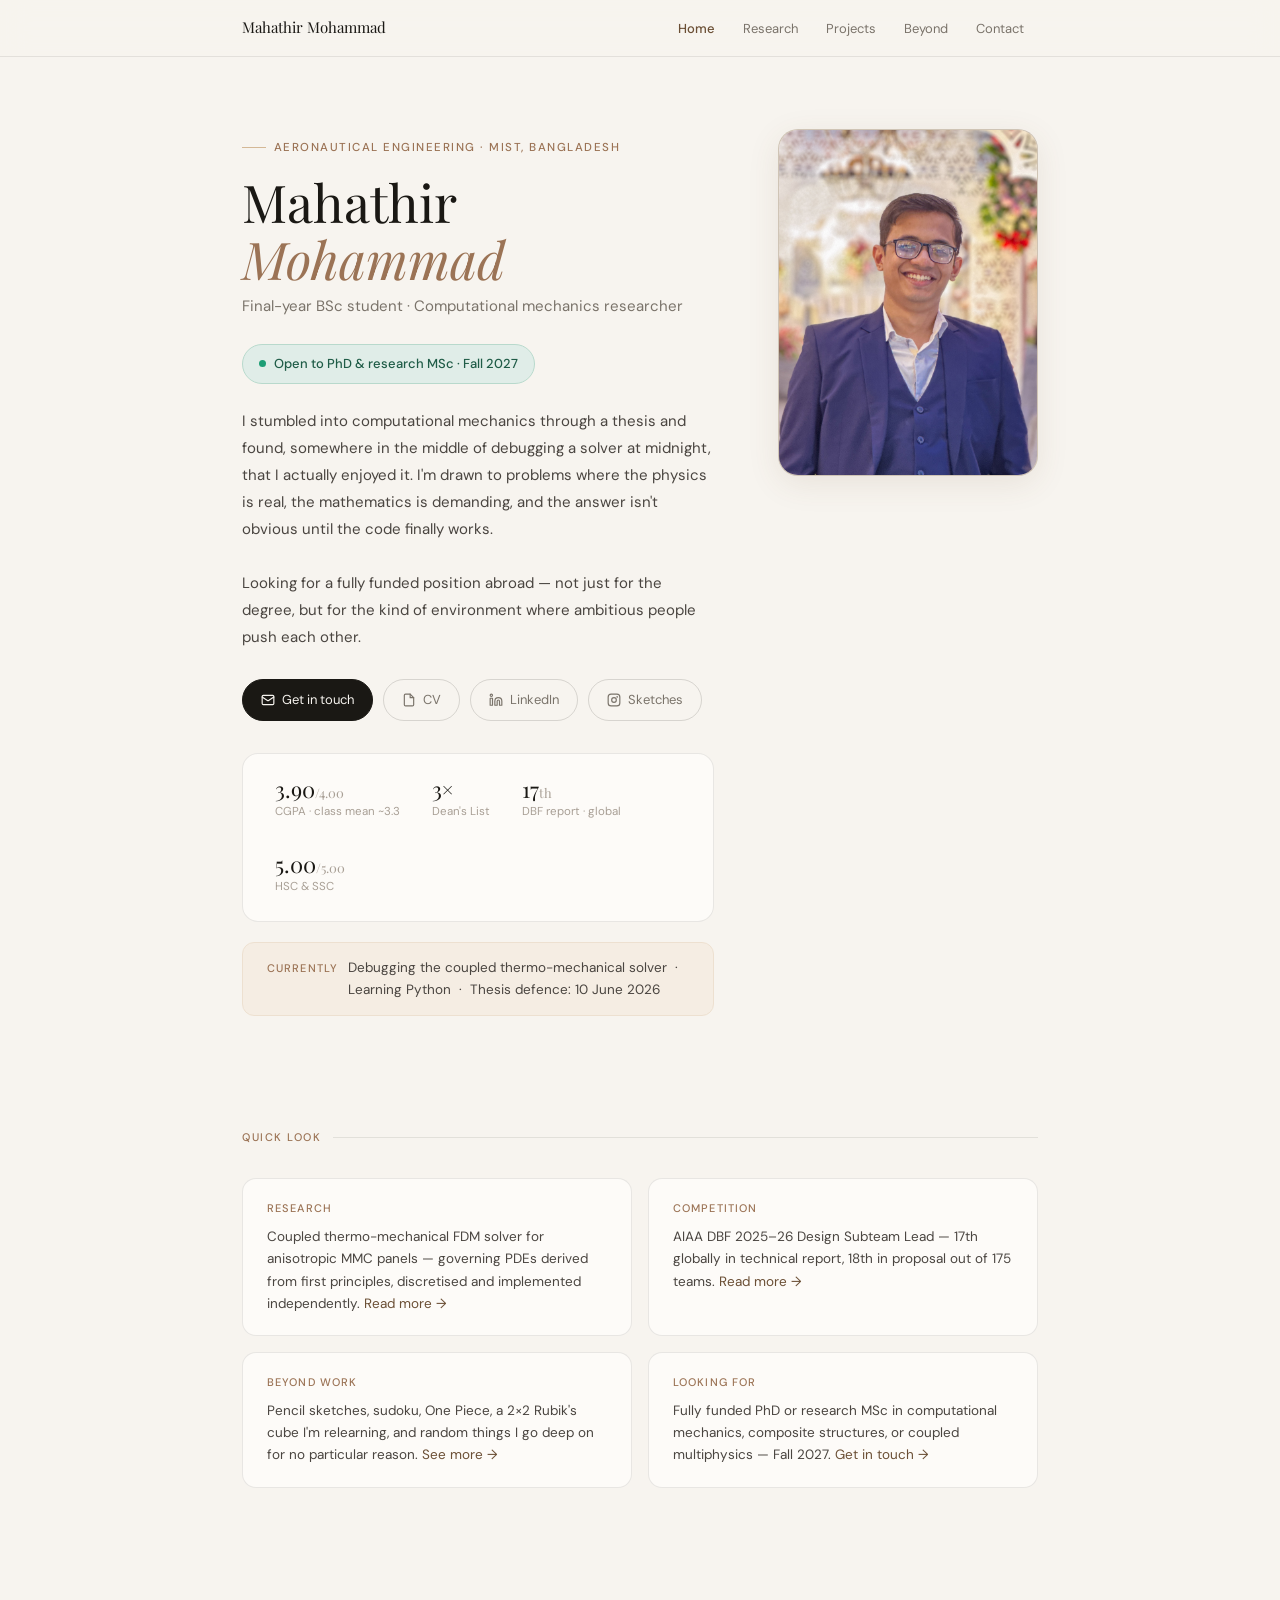
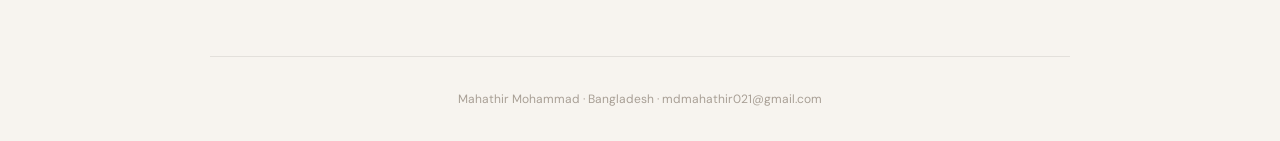
<file: index.html>
<!DOCTYPE html>
<html lang="en">
<head>
<meta charset="UTF-8">
<meta name="viewport" content="width=device-width, initial-scale=1.0">
<title>Mahathir Mohammad</title>
<link rel="preconnect" href="https://fonts.googleapis.com">
<link rel="preconnect" href="https://fonts.gstatic.com" crossorigin>
<link href="https://fonts.googleapis.com/css2?family=Playfair+Display:ital,wght@0,400;0,500;1,400&family=DM+Sans:opsz,wght@9..40,300;9..40,400;9..40,500&display=swap" rel="stylesheet">
<link rel="stylesheet" href="style.css">
<style>
.hero { padding:4.5rem 0 3rem; display:grid; grid-template-columns:1fr 260px; gap:4rem; align-items:start; }
.hero-eyebrow { display:inline-flex; align-items:center; gap:8px; font-size:11.5px; font-weight:500; letter-spacing:.13em; text-transform:uppercase; color:var(--accent-mid); margin-bottom:1rem; }
.hero-eyebrow::before { content:''; display:inline-block; width:24px; height:1px; background:var(--accent-light); }
.hero h1 { font-family:'Playfair Display',serif; font-size:clamp(38px,5vw,52px); font-weight:400; line-height:1.1; color:var(--ink); margin-bottom:.4rem; }
.hero h1 em { font-style:italic; color:var(--accent-mid); }
.hero-role { font-size:15px; color:var(--ink-muted); margin-bottom:1.5rem; }
.open-badge { display:inline-flex; align-items:center; gap:8px; font-size:13px; padding:8px 16px; background:var(--teal-bg); color:var(--teal-fg); border-radius:999px; border:1px solid #b8d9cc; font-weight:500; margin-bottom:1.5rem; }
.open-badge::before { content:''; width:7px; height:7px; border-radius:50%; background:#1D9E75; flex-shrink:0; animation:pulse 2s infinite; }
@keyframes pulse{0%,100%{opacity:1;transform:scale(1)}50%{opacity:.6;transform:scale(1.2)}}
.hero-bio { font-size:15px; color:var(--ink-mid); line-height:1.8; max-width:520px; margin-bottom:1.75rem; }
.hero-links { display:flex; gap:10px; flex-wrap:wrap; margin-bottom:2rem; }
.hero-photo { width:100%; aspect-ratio:3/4; border-radius:20px; overflow:hidden; background:var(--accent-lighter); border:1px solid var(--border-mid); box-shadow:0 8px 32px rgba(107,79,53,.1); }
.hero-photo img { width:100%; height:100%; object-fit:cover; object-position:center top; display:block; }
.stats { display:flex; gap:2rem; padding:1.5rem 2rem; background:var(--paper); border:1px solid var(--border); border-radius:16px; flex-wrap:wrap; }
.stat-item { display:flex; flex-direction:column; gap:2px; }
.stat-num { font-family:'Playfair Display',serif; font-size:22px; color:var(--ink); line-height:1; }
.stat-label { font-size:11.5px; color:var(--ink-faint); }
.currently { padding:.9rem 1.5rem; background:var(--accent-faintest); border:1px solid var(--accent-lighter); border-radius:12px; margin-top:1.25rem; display:flex; align-items:flex-start; gap:10px; }
.currently-label { font-size:11px; font-weight:500; letter-spacing:.1em; text-transform:uppercase; color:var(--accent-mid); white-space:nowrap; padding-top:2px; }
.currently-text { font-size:13.5px; color:var(--ink-mid); line-height:1.6; }
.about-grid { display:grid; grid-template-columns:1fr 1fr; gap:1rem; margin-top:1rem; }
.about-card { background:var(--paper); border:1px solid var(--border); border-radius:14px; padding:1.25rem 1.5rem; }
.about-card-label { font-size:11px; font-weight:500; letter-spacing:.1em; text-transform:uppercase; color:var(--accent-mid); margin-bottom:.5rem; }
.about-card-text { font-size:13.5px; color:var(--ink-mid); line-height:1.65; }
@media(max-width:700px){
  .hero{grid-template-columns:1fr;gap:2rem;padding:3rem 0 2rem}
  .hero-photo{width:140px;aspect-ratio:1;border-radius:50%;margin:0 auto}
  .hero-photo img{object-position:center}
  .stats{gap:1.25rem}
  .about-grid{grid-template-columns:1fr}
}
</style>
</head>
<body>
<nav>
  <div class="nav-inner">
    <a class="nav-name" href="index.html">Mahathir Mohammad</a>
    <ul class="nav-links">
      <li><a href="index.html" class="active">Home</a></li>
      <li><a href="research.html">Research</a></li>
      <li><a href="projects.html">Projects</a></li>
      <li><a href="beyond.html">Beyond</a></li>
      <li><a href="contact.html">Contact</a></li>
    </ul>
  </div>
</nav>
<main>
<div class="hero fade-in">
  <div>
    <p class="hero-eyebrow">Aeronautical Engineering · MIST, Bangladesh</p>
    <h1>Mahathir<br><em>Mohammad</em></h1>
    <p class="hero-role">Final-year BSc student · Computational mechanics researcher</p>
    <div class="open-badge">Open to PhD &amp; research MSc · Fall 2027</div>
    <p class="hero-bio">I stumbled into computational mechanics through a thesis and found, somewhere in the middle of debugging a solver at midnight, that I actually enjoyed it. I'm drawn to problems where the physics is real, the mathematics is demanding, and the answer isn't obvious until the code finally works.<br><br>Looking for a fully funded position abroad — not just for the degree, but for the kind of environment where ambitious people push each other.</p>
    <div class="hero-links">
      <a class="btn btn-filled" href="mailto:mdmahathir021@gmail.com">
        <svg width="14" height="14" viewBox="0 0 24 24" fill="none" stroke="currentColor" stroke-width="2" stroke-linecap="round" stroke-linejoin="round"><rect x="2" y="4" width="20" height="16" rx="2"/><path d="m22 7-8.97 5.7a1.94 1.94 0 0 1-2.06 0L2 7"/></svg>
        Get in touch
      </a>
      <a class="btn btn-outline" href="cv.pdf" target="_blank">
        <svg width="14" height="14" viewBox="0 0 24 24" fill="none" stroke="currentColor" stroke-width="2" stroke-linecap="round" stroke-linejoin="round"><path d="M14 2H6a2 2 0 0 0-2 2v16a2 2 0 0 0 2 2h12a2 2 0 0 0 2-2V8z"/><polyline points="14,2 14,8 20,8"/></svg>
        CV
      </a>
      <a class="btn btn-outline" href="https://www.linkedin.com/in/mdmahathir021/" target="_blank" rel="noopener">
        <svg width="14" height="14" viewBox="0 0 24 24" fill="none" stroke="currentColor" stroke-width="2" stroke-linecap="round" stroke-linejoin="round"><path d="M16 8a6 6 0 0 1 6 6v7h-4v-7a2 2 0 0 0-2-2 2 2 0 0 0-2 2v7h-4v-7a6 6 0 0 1 6-6z"/><rect x="2" y="9" width="4" height="12"/><circle cx="4" cy="4" r="2"/></svg>
        LinkedIn
      </a>
      <a class="btn btn-outline" href="https://www.instagram.com/pencilhead021" target="_blank" rel="noopener">
        <svg width="14" height="14" viewBox="0 0 24 24" fill="none" stroke="currentColor" stroke-width="2" stroke-linecap="round" stroke-linejoin="round"><rect x="2" y="2" width="20" height="20" rx="5"/><circle cx="12" cy="12" r="4"/><circle cx="17.5" cy="6.5" r="0.5" fill="currentColor"/></svg>
        Sketches
      </a>
    </div>
    <div class="stats">
      <div class="stat-item">
        <span class="stat-num">3.90<span style="font-size:13px;color:var(--ink-faint)">/4.00</span></span>
        <span class="stat-label">CGPA · class mean ~3.3</span>
      </div>
      <div class="stat-item">
        <span class="stat-num">3×</span>
        <span class="stat-label">Dean's List</span>
      </div>
      <div class="stat-item">
        <span class="stat-num">17<span style="font-size:13px;color:var(--ink-faint)">th</span></span>
        <span class="stat-label">DBF report · global</span>
      </div>
      <div class="stat-item">
        <span class="stat-num">5.00<span style="font-size:13px;color:var(--ink-faint)">/5.00</span></span>
        <span class="stat-label">HSC &amp; SSC</span>
      </div>
    </div>
    <div class="currently">
      <span class="currently-label">Currently</span>
      <span class="currently-text">Debugging the coupled thermo-mechanical solver &nbsp;·&nbsp; Learning Python &nbsp;·&nbsp; Thesis defence: 10 June 2026</span>
    </div>
  </div>
  <div>
    <div class="hero-photo">
      <img src="photo.jpeg" alt="Mahathir Mohammad" onerror="this.parentElement.style.display='flex';this.parentElement.style.alignItems='center';this.parentElement.style.justifyContent='center';this.parentElement.innerHTML='<span style=\'font-family:Playfair Display,serif;font-size:48px;color:var(--accent)\'>MM</span>'">
    </div>
  </div>
</div>

<section class="fade-in">
  <div class="section-header"><span class="section-label">Quick look</span><div class="section-line"></div></div>
  <div class="about-grid">
    <div class="about-card">
      <div class="about-card-label">Research</div>
      <div class="about-card-text">Coupled thermo-mechanical FDM solver for anisotropic MMC panels — governing PDEs derived from first principles, discretised and implemented independently. <a href="research.html" style="color:var(--accent);text-decoration:none;">Read more →</a></div>
    </div>
    <div class="about-card">
      <div class="about-card-label">Competition</div>
      <div class="about-card-text">AIAA DBF 2025–26 Design Subteam Lead — 17th globally in technical report, 18th in proposal out of 175 teams. <a href="projects.html" style="color:var(--accent);text-decoration:none;">Read more →</a></div>
    </div>
    <div class="about-card">
      <div class="about-card-label">Beyond work</div>
      <div class="about-card-text">Pencil sketches, sudoku, One Piece, a 2×2 Rubik's cube I'm relearning, and random things I go deep on for no particular reason. <a href="beyond.html" style="color:var(--accent);text-decoration:none;">See more →</a></div>
    </div>
    <div class="about-card">
      <div class="about-card-label">Looking for</div>
      <div class="about-card-text">Fully funded PhD or research MSc in computational mechanics, composite structures, or coupled multiphysics — Fall 2027. <a href="contact.html" style="color:var(--accent);text-decoration:none;">Get in touch →</a></div>
    </div>
  </div>
</section>
</main>
<footer><p>Mahathir Mohammad · Bangladesh · <a href="mailto:mdmahathir021@gmail.com">mdmahathir021@gmail.com</a></p></footer>
</body>
</html>
</file>
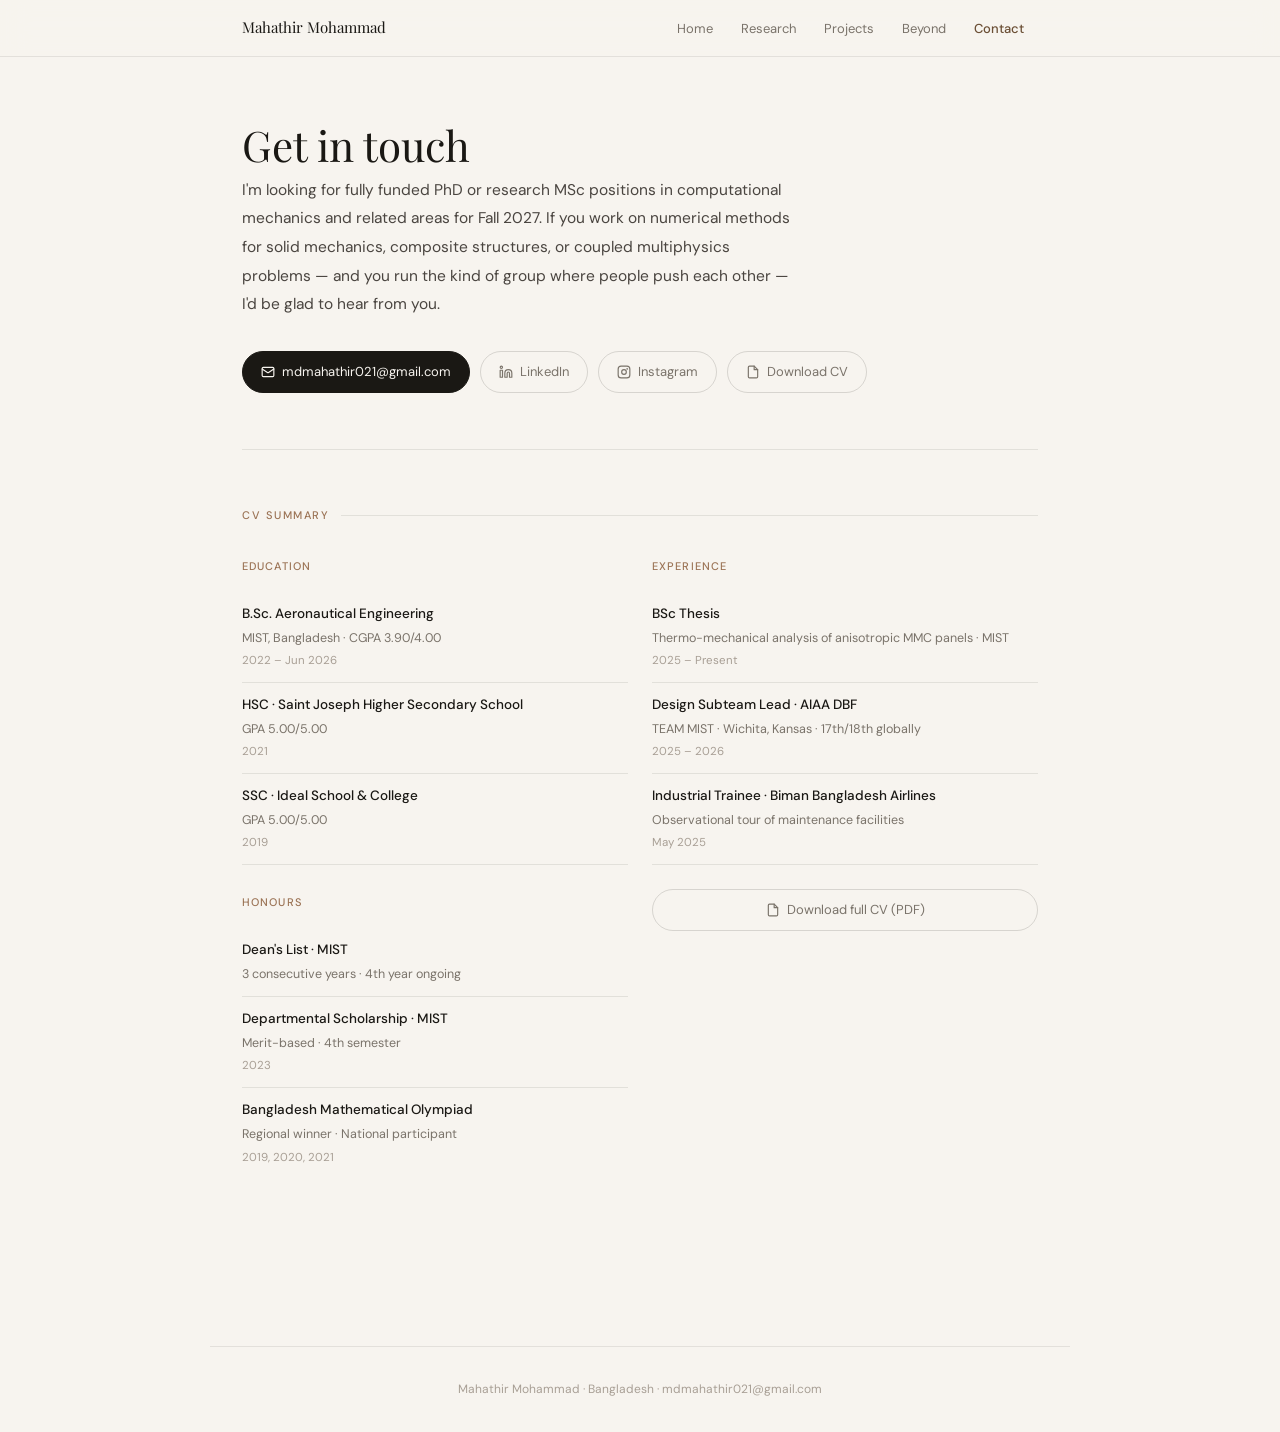
<file: contact.html>
<!DOCTYPE html>
<html lang="en">
<head>
<meta charset="UTF-8">
<meta name="viewport" content="width=device-width, initial-scale=1.0">
<title>Contact · Mahathir Mohammad</title>
<link rel="preconnect" href="https://fonts.googleapis.com">
<link rel="preconnect" href="https://fonts.gstatic.com" crossorigin>
<link href="https://fonts.googleapis.com/css2?family=Playfair+Display:ital,wght@0,400;0,500;1,400&family=DM+Sans:opsz,wght@9..40,300;9..40,400;9..40,500&display=swap" rel="stylesheet">
<link rel="stylesheet" href="style.css">
<style>
.contact-hero { padding:4rem 0 0; }
.contact-intro { font-size:15.5px; color:var(--ink-mid); line-height:1.85; max-width:560px; margin-bottom:2rem; }
.contact-links { display:flex; gap:10px; flex-wrap:wrap; margin-bottom:3.5rem; }
.cv-grid { display:grid; grid-template-columns:1fr 1fr; gap:1.5rem; }
.cv-block-title { font-size:11px; font-weight:500; letter-spacing:.1em; text-transform:uppercase; color:var(--accent-mid); margin-bottom:1rem; }
.cv-row { padding:.7rem 0; border-bottom:.5px solid var(--border); display:flex; flex-direction:column; gap:2px; }
.cv-row:last-child { border-bottom:none; }
.cv-row-title { font-size:13.5px; font-weight:500; color:var(--ink); }
.cv-row-sub { font-size:12.5px; color:var(--ink-muted); }
.cv-row-date { font-size:11.5px; color:var(--ink-faint); }
.cv-download { margin-top:1.5rem; }
@media(max-width:640px){ .cv-grid{grid-template-columns:1fr} }
</style>
</head>
<body>
<nav>
  <div class="nav-inner">
    <a class="nav-name" href="index.html">Mahathir Mohammad</a>
    <ul class="nav-links">
      <li><a href="index.html">Home</a></li>
      <li><a href="research.html">Research</a></li>
      <li><a href="projects.html">Projects</a></li>
      <li><a href="beyond.html">Beyond</a></li>
      <li><a href="contact.html" class="active">Contact</a></li>
    </ul>
  </div>
</nav>
<main>

<section class="fade-in contact-hero">
  <p class="page-title">Get in touch</p>
  <p class="contact-intro">
    I'm looking for fully funded PhD or research MSc positions in computational mechanics and related areas for Fall 2027. If you work on numerical methods for solid mechanics, composite structures, or coupled multiphysics problems — and you run the kind of group where people push each other — I'd be glad to hear from you.
  </p>
  <div class="contact-links">
    <a class="btn btn-filled" href="mailto:mdmahathir021@gmail.com">
      <svg width="14" height="14" viewBox="0 0 24 24" fill="none" stroke="currentColor" stroke-width="2" stroke-linecap="round" stroke-linejoin="round"><rect x="2" y="4" width="20" height="16" rx="2"/><path d="m22 7-8.97 5.7a1.94 1.94 0 0 1-2.06 0L2 7"/></svg>
      mdmahathir021@gmail.com
    </a>
    <a class="btn btn-outline" href="https://www.linkedin.com/in/mdmahathir021/" target="_blank" rel="noopener">
      <svg width="14" height="14" viewBox="0 0 24 24" fill="none" stroke="currentColor" stroke-width="2" stroke-linecap="round" stroke-linejoin="round"><path d="M16 8a6 6 0 0 1 6 6v7h-4v-7a2 2 0 0 0-2-2 2 2 0 0 0-2 2v7h-4v-7a6 6 0 0 1 6-6z"/><rect x="2" y="9" width="4" height="12"/><circle cx="4" cy="4" r="2"/></svg>
      LinkedIn
    </a>
    <a class="btn btn-outline" href="https://www.instagram.com/pencilhead021" target="_blank" rel="noopener">
      <svg width="14" height="14" viewBox="0 0 24 24" fill="none" stroke="currentColor" stroke-width="2" stroke-linecap="round" stroke-linejoin="round"><rect x="2" y="2" width="20" height="20" rx="5"/><circle cx="12" cy="12" r="4"/><circle cx="17.5" cy="6.5" r="0.5" fill="currentColor"/></svg>
      Instagram
    </a>
    <a class="btn btn-outline" href="cv.pdf" target="_blank">
      <svg width="14" height="14" viewBox="0 0 24 24" fill="none" stroke="currentColor" stroke-width="2" stroke-linecap="round" stroke-linejoin="round"><path d="M14 2H6a2 2 0 0 0-2 2v16a2 2 0 0 0 2 2h12a2 2 0 0 0 2-2V8z"/><polyline points="14,2 14,8 20,8"/></svg>
      Download CV
    </a>
  </div>
</section>

<section class="fade-in">
  <div class="section-header"><span class="section-label">CV Summary</span><div class="section-line"></div></div>
  <div class="cv-grid">
    <div>
      <div class="cv-block-title">Education</div>
      <div class="cv-row">
        <div class="cv-row-title">B.Sc. Aeronautical Engineering</div>
        <div class="cv-row-sub">MIST, Bangladesh · CGPA 3.90/4.00</div>
        <div class="cv-row-date">2022 – Jun 2026</div>
      </div>
      <div class="cv-row">
        <div class="cv-row-title">HSC · Saint Joseph Higher Secondary School</div>
        <div class="cv-row-sub">GPA 5.00/5.00</div>
        <div class="cv-row-date">2021</div>
      </div>
      <div class="cv-row">
        <div class="cv-row-title">SSC · Ideal School &amp; College</div>
        <div class="cv-row-sub">GPA 5.00/5.00</div>
        <div class="cv-row-date">2019</div>
      </div>

      <div style="margin-top:1.75rem;">
        <div class="cv-block-title">Honours</div>
        <div class="cv-row">
          <div class="cv-row-title">Dean's List · MIST</div>
          <div class="cv-row-sub">3 consecutive years · 4th year ongoing</div>
        </div>
        <div class="cv-row">
          <div class="cv-row-title">Departmental Scholarship · MIST</div>
          <div class="cv-row-sub">Merit-based · 4th semester</div>
          <div class="cv-row-date">2023</div>
        </div>
        <div class="cv-row">
          <div class="cv-row-title">Bangladesh Mathematical Olympiad</div>
          <div class="cv-row-sub">Regional winner · National participant</div>
          <div class="cv-row-date">2019, 2020, 2021</div>
        </div>
      </div>
    </div>

    <div>
      <div class="cv-block-title">Experience</div>
      <div class="cv-row">
        <div class="cv-row-title">BSc Thesis</div>
        <div class="cv-row-sub">Thermo-mechanical analysis of anisotropic MMC panels · MIST</div>
        <div class="cv-row-date">2025 – Present</div>
      </div>
      <div class="cv-row">
        <div class="cv-row-title">Design Subteam Lead · AIAA DBF</div>
        <div class="cv-row-sub">TEAM MIST · Wichita, Kansas · 17th/18th globally</div>
        <div class="cv-row-date">2025 – 2026</div>
      </div>
      <div class="cv-row">
        <div class="cv-row-title">Industrial Trainee · Biman Bangladesh Airlines</div>
        <div class="cv-row-sub">Observational tour of maintenance facilities</div>
        <div class="cv-row-date">May 2025</div>
      </div>

      <div class="cv-download">
        <a class="btn btn-outline" href="cv.pdf" target="_blank" style="width:100%;justify-content:center;">
          <svg width="14" height="14" viewBox="0 0 24 24" fill="none" stroke="currentColor" stroke-width="2" stroke-linecap="round" stroke-linejoin="round"><path d="M14 2H6a2 2 0 0 0-2 2v16a2 2 0 0 0 2 2h12a2 2 0 0 0 2-2V8z"/><polyline points="14,2 14,8 20,8"/></svg>
          Download full CV (PDF)
        </a>
      </div>
    </div>
  </div>
</section>

</main>
<footer><p>Mahathir Mohammad · Bangladesh · <a href="mailto:mdmahathir021@gmail.com">mdmahathir021@gmail.com</a></p></footer>
</body>
</html>
</file>
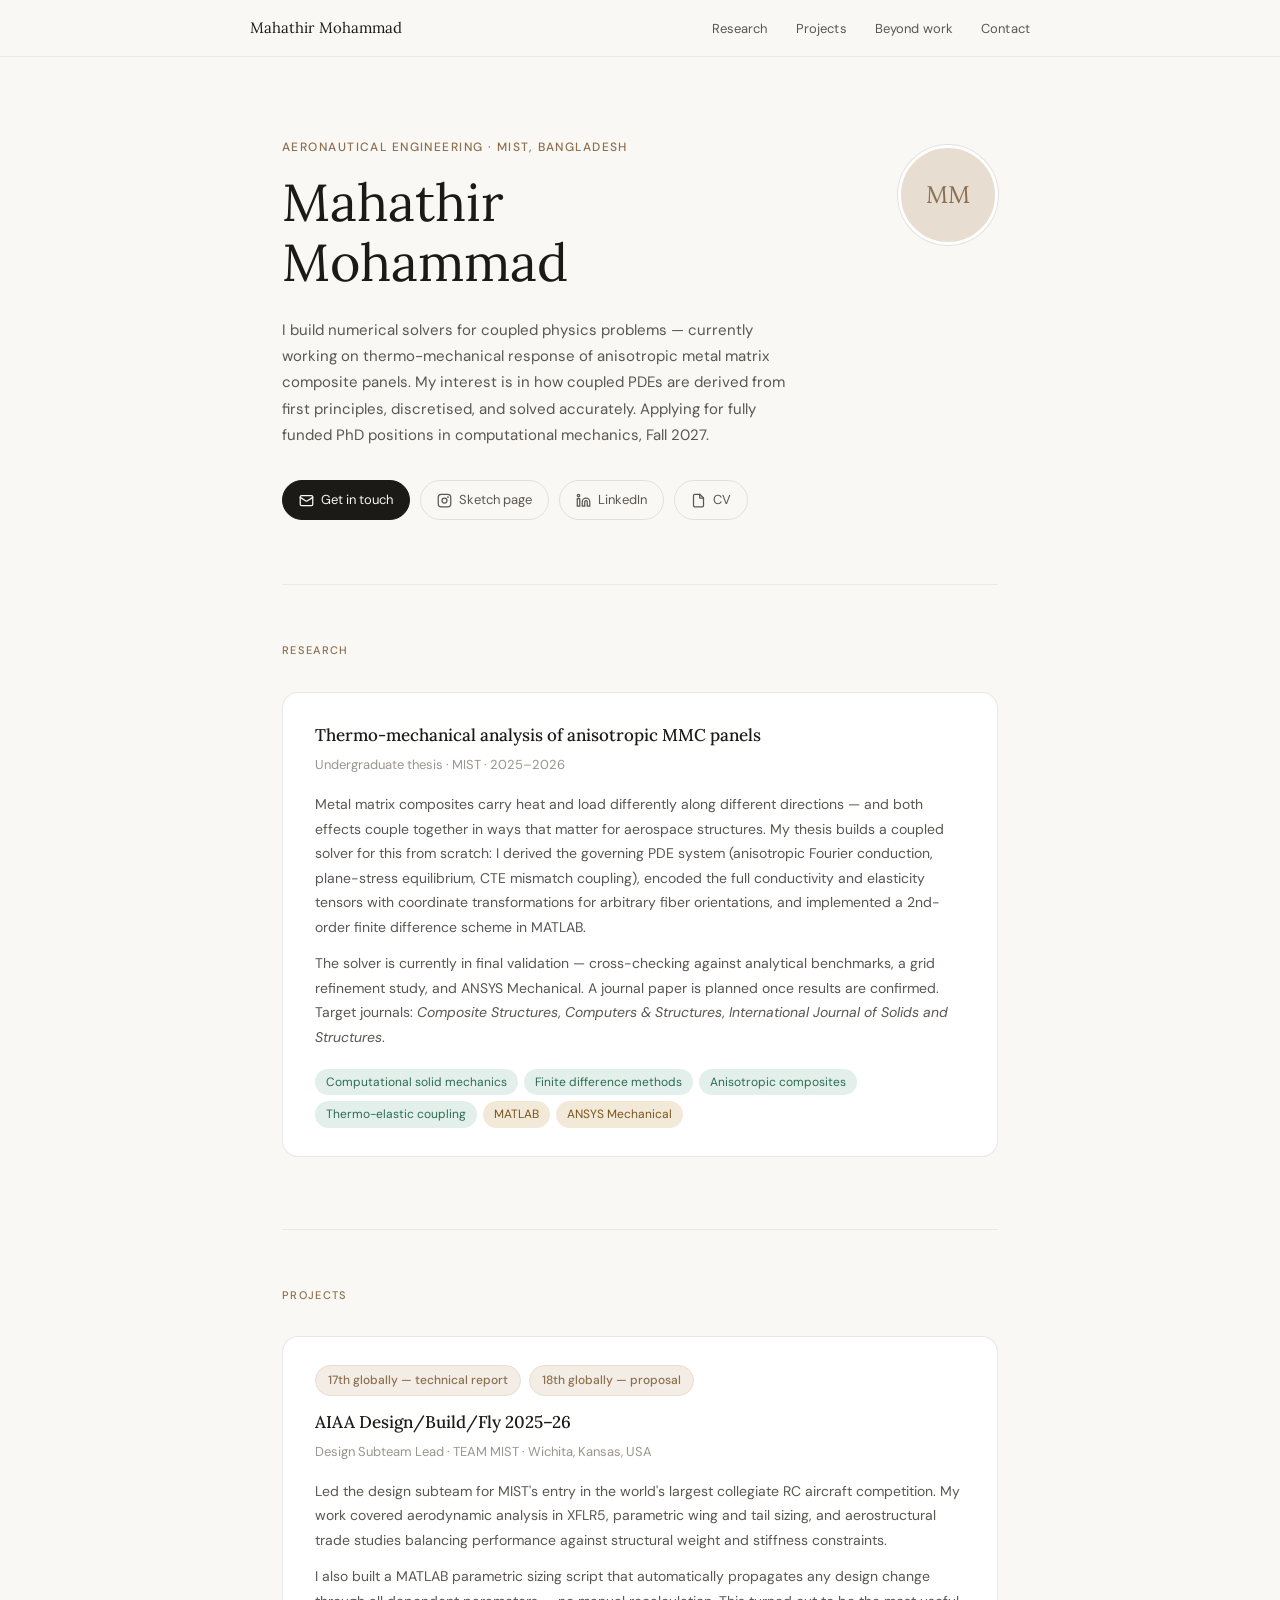
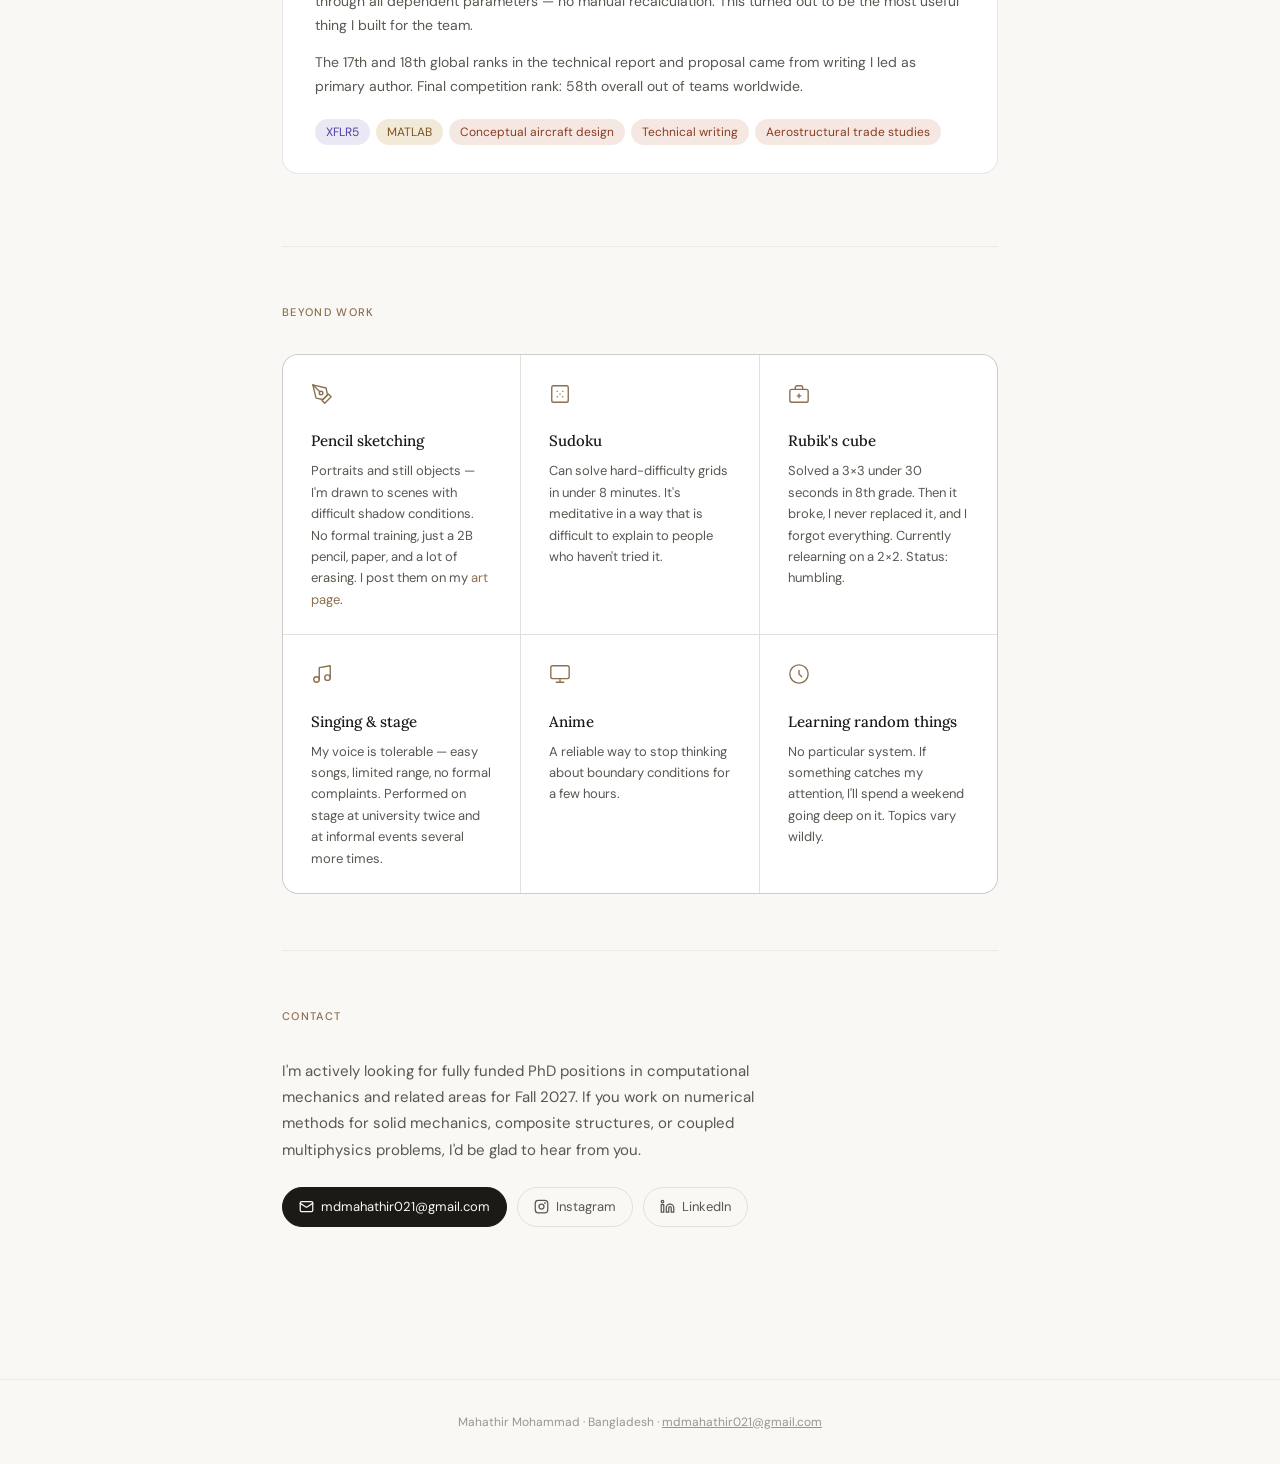
<file: portfolio_website.html>
<!DOCTYPE html>
<html lang="en">
<head>
<meta charset="UTF-8">
<meta name="viewport" content="width=device-width, initial-scale=1.0">
<title>Mahathir Mohammad</title>
<link rel="preconnect" href="https://fonts.googleapis.com">
<link rel="preconnect" href="https://fonts.gstatic.com" crossorigin>
<link href="https://fonts.googleapis.com/css2?family=Lora:ital,wght@0,400;0,500;1,400&family=DM+Sans:wght@300;400;500&display=swap" rel="stylesheet">
<style>
  *, *::before, *::after { box-sizing: border-box; margin: 0; padding: 0; }

  :root {
    --cream: #FAF8F4;
    --warm-white: #FFFFFF;
    --ink: #1C1A17;
    --ink-muted: #5A5650;
    --ink-faint: #9A958E;
    --accent: #8B6F4E;
    --accent-light: #E8DDD1;
    --accent-lighter: #F3EDE6;
    --border: rgba(28,26,23,0.1);
    --border-soft: rgba(28,26,23,0.06);
    --teal-soft: #E2EFEA;
    --teal-text: #2D6B55;
    --amber-soft: #F2E9D8;
    --amber-text: #7A5520;
    --purple-soft: #EAE8F5;
    --purple-text: #4A3FA0;
    --coral-soft: #F5E8E2;
    --coral-text: #8B3A22;
  }

  html { scroll-behavior: smooth; }

  body {
    font-family: 'DM Sans', sans-serif;
    background: var(--cream);
    color: var(--ink);
    font-size: 16px;
    line-height: 1.7;
    -webkit-font-smoothing: antialiased;
  }

  /* NAV */
  nav {
    position: sticky;
    top: 0;
    z-index: 100;
    background: rgba(250,248,244,0.92);
    backdrop-filter: blur(12px);
    -webkit-backdrop-filter: blur(12px);
    border-bottom: 1px solid var(--border-soft);
    padding: 0 2rem;
  }
  .nav-inner {
    max-width: 780px;
    margin: 0 auto;
    display: flex;
    justify-content: space-between;
    align-items: center;
    height: 56px;
  }
  .nav-name {
    font-family: 'Lora', serif;
    font-size: 15px;
    font-weight: 400;
    color: var(--ink);
    text-decoration: none;
  }
  .nav-links { display: flex; gap: 1.75rem; list-style: none; }
  .nav-links a {
    font-size: 13px;
    font-weight: 400;
    color: var(--ink-muted);
    text-decoration: none;
    letter-spacing: 0.01em;
    transition: color 0.2s;
  }
  .nav-links a:hover { color: var(--ink); }

  /* MAIN LAYOUT */
  main { max-width: 780px; margin: 0 auto; padding: 0 2rem 6rem; }

  /* HERO */
  .hero {
    padding: 5rem 0 4rem;
    display: grid;
    grid-template-columns: 1fr auto;
    gap: 3rem;
    align-items: start;
  }
  .hero-eyebrow {
    font-size: 12px;
    font-weight: 500;
    letter-spacing: 0.12em;
    text-transform: uppercase;
    color: var(--accent);
    margin-bottom: 1rem;
  }
  .hero h1 {
    font-family: 'Lora', serif;
    font-size: clamp(36px, 5vw, 52px);
    font-weight: 400;
    line-height: 1.15;
    color: var(--ink);
    margin-bottom: 1.5rem;
  }
  .hero-bio {
    font-size: 15px;
    color: var(--ink-muted);
    line-height: 1.75;
    max-width: 520px;
    margin-bottom: 2rem;
  }
  .hero-links { display: flex; gap: 10px; flex-wrap: wrap; }
  .btn {
    display: inline-flex;
    align-items: center;
    gap: 7px;
    font-size: 13px;
    font-weight: 400;
    padding: 8px 16px;
    border-radius: 999px;
    text-decoration: none;
    transition: all 0.2s;
    cursor: pointer;
    border: none;
  }
  .btn-outline {
    background: transparent;
    border: 1px solid var(--border);
    color: var(--ink-muted);
  }
  .btn-outline:hover {
    background: var(--accent-lighter);
    border-color: var(--accent-light);
    color: var(--ink);
  }
  .btn-filled {
    background: var(--ink);
    color: var(--cream);
    border: 1px solid var(--ink);
  }
  .btn-filled:hover { background: #333; }

  /* AVATAR */
  .avatar-wrap { padding-top: 0.5rem; }
  .avatar {
    width: 100px;
    height: 100px;
    border-radius: 50%;
    background: var(--accent-light);
    border: 3px solid var(--warm-white);
    box-shadow: 0 0 0 1px var(--border);
    display: flex;
    align-items: center;
    justify-content: center;
    font-family: 'Lora', serif;
    font-size: 24px;
    color: var(--accent);
    overflow: hidden;
    flex-shrink: 0;
  }
  .avatar img { width: 100%; height: 100%; object-fit: cover; }

  /* SECTION */
  section { padding: 3.5rem 0; border-top: 1px solid var(--border-soft); }
  .section-label {
    font-size: 11px;
    font-weight: 500;
    letter-spacing: 0.12em;
    text-transform: uppercase;
    color: var(--accent);
    margin-bottom: 2rem;
  }

  /* CARDS */
  .card {
    background: var(--warm-white);
    border: 1px solid var(--border);
    border-radius: 16px;
    padding: 1.75rem 2rem;
    margin-bottom: 1rem;
    transition: border-color 0.2s;
  }
  .card:hover { border-color: rgba(28,26,23,0.2); }
  .card-header { margin-bottom: 1rem; }
  .card-title {
    font-family: 'Lora', serif;
    font-size: 17px;
    font-weight: 500;
    color: var(--ink);
    margin-bottom: 0.25rem;
  }
  .card-meta { font-size: 13px; color: var(--ink-faint); }
  .card-body { font-size: 14px; color: var(--ink-muted); line-height: 1.75; }
  .card-body p + p { margin-top: 0.75rem; }
  .tags { margin-top: 1.25rem; display: flex; flex-wrap: wrap; gap: 6px; }
  .tag {
    font-size: 12px;
    padding: 3px 11px;
    border-radius: 999px;
    font-weight: 400;
  }
  .tag-teal { background: var(--teal-soft); color: var(--teal-text); }
  .tag-amber { background: var(--amber-soft); color: var(--amber-text); }
  .tag-purple { background: var(--purple-soft); color: var(--purple-text); }
  .tag-coral { background: var(--coral-soft); color: var(--coral-text); }

  /* RANK BADGES */
  .rank-row { display: flex; flex-wrap: wrap; gap: 8px; margin-bottom: 0.75rem; }
  .rank-badge {
    font-size: 12px;
    font-weight: 500;
    padding: 4px 12px;
    border-radius: 999px;
    background: var(--accent-lighter);
    color: var(--accent);
    border: 1px solid var(--accent-light);
  }

  /* HOBBY GRID */
  .hobby-grid {
    display: grid;
    grid-template-columns: repeat(auto-fit, minmax(200px, 1fr));
    gap: 1px;
    background: var(--border);
    border-radius: 16px;
    overflow: hidden;
    border: 1px solid var(--border);
  }
  .hobby-cell {
    background: var(--warm-white);
    padding: 1.5rem 1.75rem;
    transition: background 0.2s;
  }
  .hobby-cell:hover { background: var(--accent-lighter); }
  .hobby-icon {
    font-size: 22px;
    color: var(--accent);
    margin-bottom: 0.75rem;
    display: block;
  }
  .hobby-name {
    font-family: 'Lora', serif;
    font-size: 15px;
    font-weight: 500;
    color: var(--ink);
    margin-bottom: 0.4rem;
  }
  .hobby-desc { font-size: 13px; color: var(--ink-muted); line-height: 1.65; }

  /* CONTACT */
  .contact-block { max-width: 520px; }
  .contact-block p { font-size: 15px; color: var(--ink-muted); line-height: 1.75; margin-bottom: 1.5rem; }
  .contact-links { display: flex; flex-wrap: wrap; gap: 10px; }

  /* FOOTER */
  footer {
    border-top: 1px solid var(--border-soft);
    padding: 2rem;
    text-align: center;
    font-size: 12px;
    color: var(--ink-faint);
  }

  /* ANIMATIONS */
  @keyframes fadeUp {
    from { opacity: 0; transform: translateY(18px); }
    to   { opacity: 1; transform: translateY(0); }
  }
  .hero { animation: fadeUp 0.6s ease both; }
  section { animation: fadeUp 0.5s ease both; }
  section:nth-of-type(2) { animation-delay: 0.05s; }
  section:nth-of-type(3) { animation-delay: 0.10s; }
  section:nth-of-type(4) { animation-delay: 0.15s; }
  section:nth-of-type(5) { animation-delay: 0.20s; }

  /* RESPONSIVE */
  @media (max-width: 600px) {
    main { padding: 0 1.25rem 4rem; }
    .hero { grid-template-columns: 1fr; gap: 1.5rem; padding: 3rem 0 2.5rem; }
    .avatar-wrap { order: -1; }
    .avatar { width: 72px; height: 72px; font-size: 18px; }
    .hero h1 { font-size: 32px; }
    nav { padding: 0 1.25rem; }
    .nav-links { gap: 1.1rem; }
    .hobby-grid { grid-template-columns: 1fr 1fr; }
    .card { padding: 1.25rem 1.5rem; }
  }
</style>
</head>
<body>

<nav aria-label="Site navigation">
  <div class="nav-inner">
    <a class="nav-name" href="#">Mahathir Mohammad</a>
    <ul class="nav-links">
      <li><a href="#research">Research</a></li>
      <li><a href="#projects">Projects</a></li>
      <li><a href="#beyond">Beyond work</a></li>
      <li><a href="#contact">Contact</a></li>
    </ul>
  </div>
</nav>

<main>

  <div class="hero">
    <div class="hero-content">
      <p class="hero-eyebrow">Aeronautical Engineering · MIST, Bangladesh</p>
      <h1>Mahathir<br>Mohammad</h1>
      <p class="hero-bio">
        I build numerical solvers for coupled physics problems — currently working on thermo-mechanical response of anisotropic metal matrix composite panels. My interest is in how coupled PDEs are derived from first principles, discretised, and solved accurately. Applying for fully funded PhD positions in computational mechanics, Fall 2027.
      </p>
      <div class="hero-links">
        <a class="btn btn-filled" href="mailto:mdmahathir021@gmail.com">
          <svg width="15" height="15" viewBox="0 0 24 24" fill="none" stroke="currentColor" stroke-width="2" stroke-linecap="round" stroke-linejoin="round" aria-hidden="true"><rect x="2" y="4" width="20" height="16" rx="2"/><path d="m22 7-8.97 5.7a1.94 1.94 0 0 1-2.06 0L2 7"/></svg>
          Get in touch
        </a>
        <a class="btn btn-outline" href="https://www.instagram.com/pencilhead021" target="_blank" rel="noopener">
          <svg width="15" height="15" viewBox="0 0 24 24" fill="none" stroke="currentColor" stroke-width="2" stroke-linecap="round" stroke-linejoin="round" aria-hidden="true"><rect x="2" y="2" width="20" height="20" rx="5"/><circle cx="12" cy="12" r="4"/><circle cx="17.5" cy="6.5" r="0.5" fill="currentColor"/></svg>
          Sketch page
        </a>
        <a class="btn btn-outline" href="https://www.linkedin.com/in/mdmahathir021/" target="_blank" rel="noopener">
          <svg width="15" height="15" viewBox="0 0 24 24" fill="none" stroke="currentColor" stroke-width="2" stroke-linecap="round" stroke-linejoin="round" aria-hidden="true"><path d="M16 8a6 6 0 0 1 6 6v7h-4v-7a2 2 0 0 0-2-2 2 2 0 0 0-2 2v7h-4v-7a6 6 0 0 1 6-6z"/><rect x="2" y="9" width="4" height="12"/><circle cx="4" cy="4" r="2"/></svg>
          LinkedIn
        </a>
        <a class="btn btn-outline" href="#" target="_blank" rel="noopener">
          <svg width="15" height="15" viewBox="0 0 24 24" fill="none" stroke="currentColor" stroke-width="2" stroke-linecap="round" stroke-linejoin="round" aria-hidden="true"><path d="M14 2H6a2 2 0 0 0-2 2v16a2 2 0 0 0 2 2h12a2 2 0 0 0 2-2V8z"/><polyline points="14,2 14,8 20,8"/></svg>
          CV
        </a>
      </div>
    </div>
    <div class="avatar-wrap">
      <div class="avatar" id="avatarEl">MM</div>
    </div>
  </div>

  <!-- RESEARCH -->
  <section id="research">
    <p class="section-label">Research</p>
    <div class="card">
      <div class="card-header">
        <div class="card-title">Thermo-mechanical analysis of anisotropic MMC panels</div>
        <div class="card-meta">Undergraduate thesis &middot; MIST &middot; 2025&ndash;2026</div>
      </div>
      <div class="card-body">
        <p>Metal matrix composites carry heat and load differently along different directions — and both effects couple together in ways that matter for aerospace structures. My thesis builds a coupled solver for this from scratch: I derived the governing PDE system (anisotropic Fourier conduction, plane-stress equilibrium, CTE mismatch coupling), encoded the full conductivity and elasticity tensors with coordinate transformations for arbitrary fiber orientations, and implemented a 2nd-order finite difference scheme in MATLAB.</p>
        <p>The solver is currently in final validation — cross-checking against analytical benchmarks, a grid refinement study, and ANSYS Mechanical. A journal paper is planned once results are confirmed. Target journals: <em>Composite Structures</em>, <em>Computers &amp; Structures</em>, <em>International Journal of Solids and Structures</em>.</p>
      </div>
      <div class="tags">
        <span class="tag tag-teal">Computational solid mechanics</span>
        <span class="tag tag-teal">Finite difference methods</span>
        <span class="tag tag-teal">Anisotropic composites</span>
        <span class="tag tag-teal">Thermo-elastic coupling</span>
        <span class="tag tag-amber">MATLAB</span>
        <span class="tag tag-amber">ANSYS Mechanical</span>
      </div>
    </div>
  </section>

  <!-- PROJECTS -->
  <section id="projects">
    <p class="section-label">Projects</p>
    <div class="card">
      <div class="card-header">
        <div class="rank-row">
          <span class="rank-badge">17th globally &mdash; technical report</span>
          <span class="rank-badge">18th globally &mdash; proposal</span>
        </div>
        <div class="card-title">AIAA Design/Build/Fly 2025&ndash;26</div>
        <div class="card-meta">Design Subteam Lead &middot; TEAM MIST &middot; Wichita, Kansas, USA</div>
      </div>
      <div class="card-body">
        <p>Led the design subteam for MIST's entry in the world's largest collegiate RC aircraft competition. My work covered aerodynamic analysis in XFLR5, parametric wing and tail sizing, and aerostructural trade studies balancing performance against structural weight and stiffness constraints.</p>
        <p>I also built a MATLAB parametric sizing script that automatically propagates any design change through all dependent parameters — no manual recalculation. This turned out to be the most useful thing I built for the team.</p>
        <p>The 17th and 18th global ranks in the technical report and proposal came from writing I led as primary author. Final competition rank: 58th overall out of teams worldwide.</p>
      </div>
      <div class="tags">
        <span class="tag tag-purple">XFLR5</span>
        <span class="tag tag-amber">MATLAB</span>
        <span class="tag tag-coral">Conceptual aircraft design</span>
        <span class="tag tag-coral">Technical writing</span>
        <span class="tag tag-coral">Aerostructural trade studies</span>
      </div>
    </div>
  </section>

  <!-- BEYOND -->
  <section id="beyond">
    <p class="section-label">Beyond work</p>
    <div class="hobby-grid">
      <div class="hobby-cell">
        <span class="hobby-icon" aria-hidden="true">
          <svg width="22" height="22" viewBox="0 0 24 24" fill="none" stroke="currentColor" stroke-width="1.5" stroke-linecap="round" stroke-linejoin="round"><path d="M12 19l7-7 3 3-7 7-3-3z"/><path d="M18 13l-1.5-7.5L2 2l3.5 14.5L13 18l5-5z"/><path d="M2 2l7.586 7.586"/><circle cx="11" cy="11" r="2"/></svg>
        </span>
        <div class="hobby-name">Pencil sketching</div>
        <div class="hobby-desc">Portraits and still objects — I'm drawn to scenes with difficult shadow conditions. No formal training, just a 2B pencil, paper, and a lot of erasing. I post them on my <a href="https://www.instagram.com/pencilhead021" target="_blank" rel="noopener" style="color: var(--accent); text-decoration: none;">art page</a>.</div>
      </div>
      <div class="hobby-cell">
        <span class="hobby-icon" aria-hidden="true">
          <svg width="22" height="22" viewBox="0 0 24 24" fill="none" stroke="currentColor" stroke-width="1.5" stroke-linecap="round" stroke-linejoin="round"><rect x="3" y="3" width="18" height="18" rx="2"/><path d="M9 9h.01M15 9h.01M9 15h.01M15 15h.01M12 12h.01"/></svg>
        </span>
        <div class="hobby-name">Sudoku</div>
        <div class="hobby-desc">Can solve hard-difficulty grids in under 8 minutes. It's meditative in a way that is difficult to explain to people who haven't tried it.</div>
      </div>
      <div class="hobby-cell">
        <span class="hobby-icon" aria-hidden="true">
          <svg width="22" height="22" viewBox="0 0 24 24" fill="none" stroke="currentColor" stroke-width="1.5" stroke-linecap="round" stroke-linejoin="round"><rect x="2" y="7" width="20" height="14" rx="2"/><path d="M16 7V5a2 2 0 0 0-2-2h-4a2 2 0 0 0-2 2v2"/><line x1="12" y1="12" x2="12" y2="16"/><line x1="10" y1="14" x2="14" y2="14"/></svg>
        </span>
        <div class="hobby-name">Rubik's cube</div>
        <div class="hobby-desc">Solved a 3×3 under 30 seconds in 8th grade. Then it broke, I never replaced it, and I forgot everything. Currently relearning on a 2×2. Status: humbling.</div>
      </div>
      <div class="hobby-cell">
        <span class="hobby-icon" aria-hidden="true">
          <svg width="22" height="22" viewBox="0 0 24 24" fill="none" stroke="currentColor" stroke-width="1.5" stroke-linecap="round" stroke-linejoin="round"><path d="M9 18V5l12-2v13"/><circle cx="6" cy="18" r="3"/><circle cx="18" cy="16" r="3"/></svg>
        </span>
        <div class="hobby-name">Singing & stage</div>
        <div class="hobby-desc">My voice is tolerable — easy songs, limited range, no formal complaints. Performed on stage at university twice and at informal events several more times.</div>
      </div>
      <div class="hobby-cell">
        <span class="hobby-icon" aria-hidden="true">
          <svg width="22" height="22" viewBox="0 0 24 24" fill="none" stroke="currentColor" stroke-width="1.5" stroke-linecap="round" stroke-linejoin="round"><rect x="2" y="3" width="20" height="14" rx="2"/><path d="M8 21h8M12 17v4"/></svg>
        </span>
        <div class="hobby-name">Anime</div>
        <div class="hobby-desc">A reliable way to stop thinking about boundary conditions for a few hours.</div>
      </div>
      <div class="hobby-cell">
        <span class="hobby-icon" aria-hidden="true">
          <svg width="22" height="22" viewBox="0 0 24 24" fill="none" stroke="currentColor" stroke-width="1.5" stroke-linecap="round" stroke-linejoin="round"><circle cx="12" cy="12" r="10"/><path d="M12 8v4l3 3"/></svg>
        </span>
        <div class="hobby-name">Learning random things</div>
        <div class="hobby-desc">No particular system. If something catches my attention, I'll spend a weekend going deep on it. Topics vary wildly.</div>
      </div>
    </div>
  </section>

  <!-- CONTACT -->
  <section id="contact">
    <p class="section-label">Contact</p>
    <div class="contact-block">
      <p>I'm actively looking for fully funded PhD positions in computational mechanics and related areas for Fall 2027. If you work on numerical methods for solid mechanics, composite structures, or coupled multiphysics problems, I'd be glad to hear from you.</p>
      <div class="contact-links">
        <a class="btn btn-filled" href="mailto:mdmahathir021@gmail.com">
          <svg width="15" height="15" viewBox="0 0 24 24" fill="none" stroke="currentColor" stroke-width="2" stroke-linecap="round" stroke-linejoin="round" aria-hidden="true"><rect x="2" y="4" width="20" height="16" rx="2"/><path d="m22 7-8.97 5.7a1.94 1.94 0 0 1-2.06 0L2 7"/></svg>
          mdmahathir021@gmail.com
        </a>
        <a class="btn btn-outline" href="https://www.instagram.com/pencilhead021" target="_blank" rel="noopener">
          <svg width="15" height="15" viewBox="0 0 24 24" fill="none" stroke="currentColor" stroke-width="2" stroke-linecap="round" stroke-linejoin="round" aria-hidden="true"><rect x="2" y="2" width="20" height="20" rx="5"/><circle cx="12" cy="12" r="4"/><circle cx="17.5" cy="6.5" r="0.5" fill="currentColor"/></svg>
          Instagram
        </a>
        <a class="btn btn-outline" href="https://www.linkedin.com/in/mdmahathir021/" target="_blank" rel="noopener">
          <svg width="15" height="15" viewBox="0 0 24 24" fill="none" stroke="currentColor" stroke-width="2" stroke-linecap="round" stroke-linejoin="round" aria-hidden="true"><path d="M16 8a6 6 0 0 1 6 6v7h-4v-7a2 2 0 0 0-2-2 2 2 0 0 0-2 2v7h-4v-7a6 6 0 0 1 6-6z"/><rect x="2" y="9" width="4" height="12"/><circle cx="4" cy="4" r="2"/></svg>
          LinkedIn
        </a>
      </div>
    </div>
  </section>

</main>

<footer>
  <p>Mahathir Mohammad &middot; Bangladesh &middot; <a href="mailto:mdmahathir021@gmail.com" style="color: inherit;">mdmahathir021@gmail.com</a></p>
</footer>

</body>
</html>
</file>
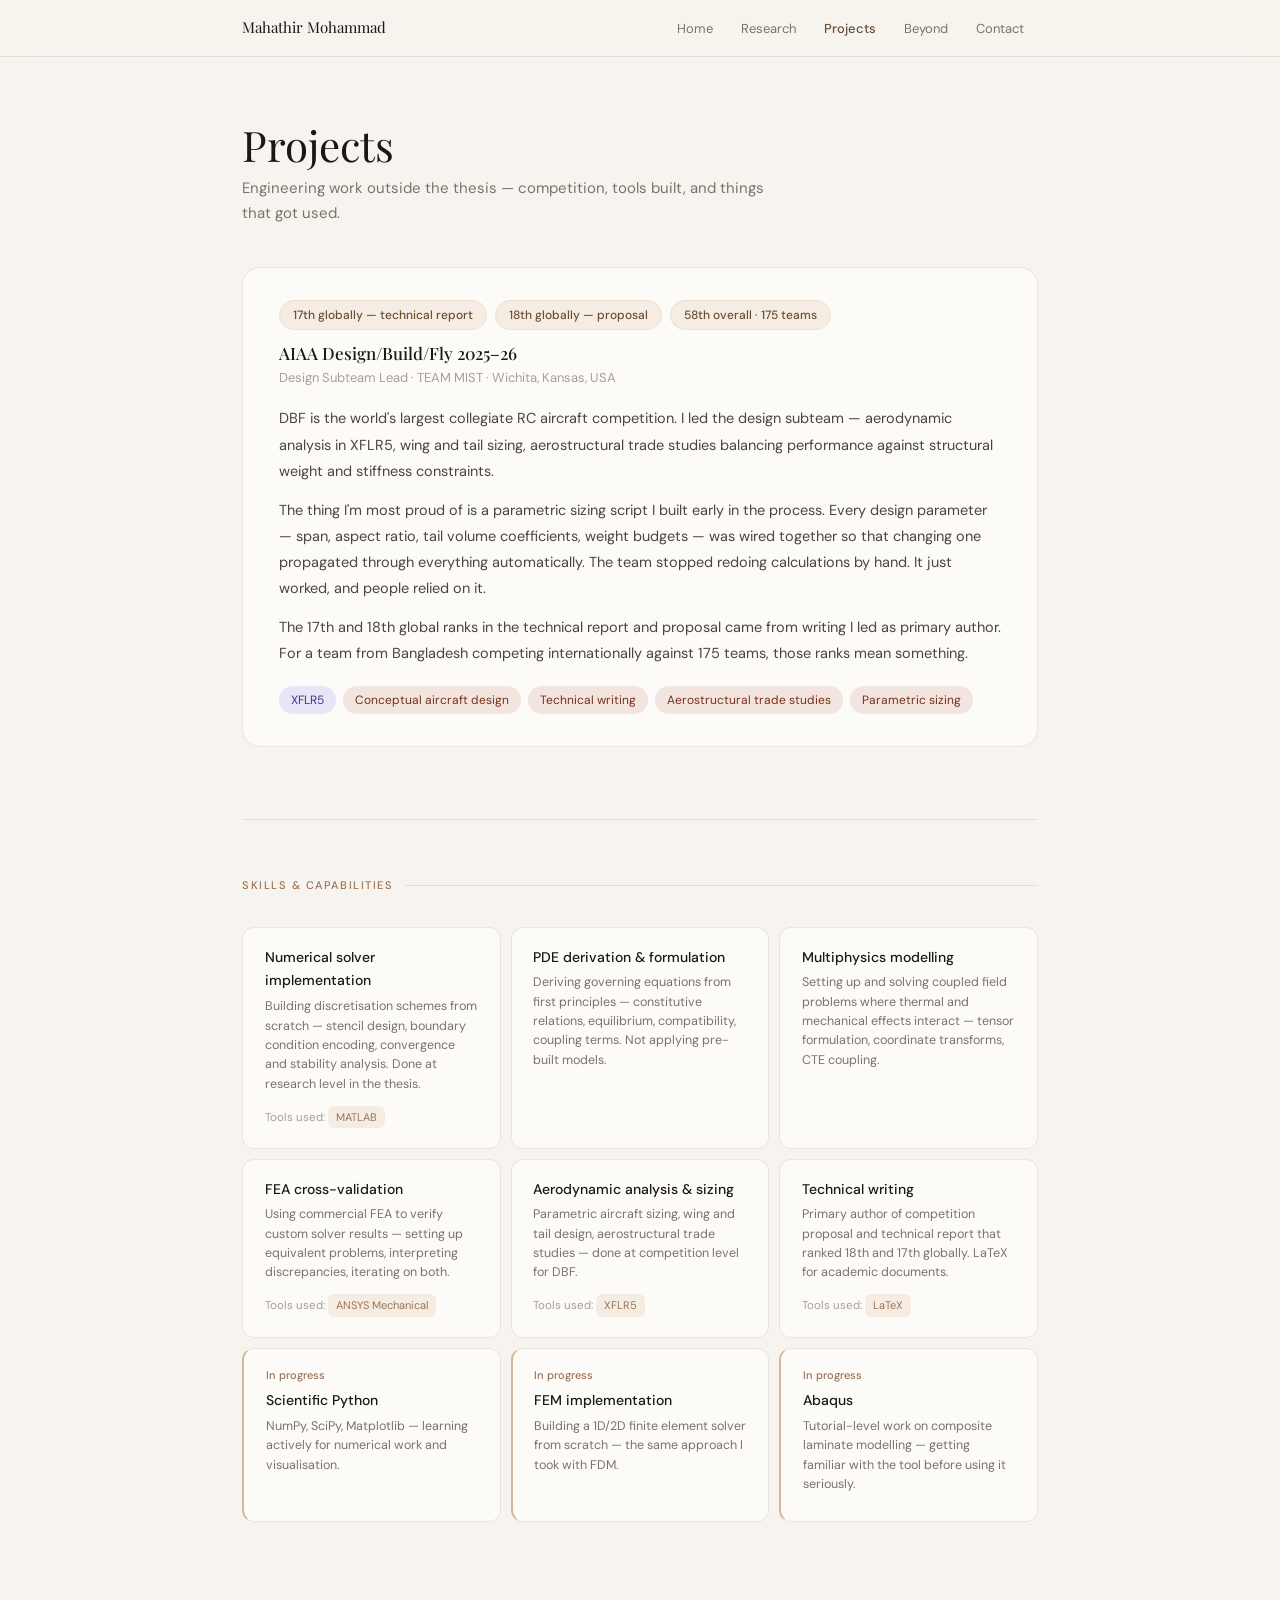
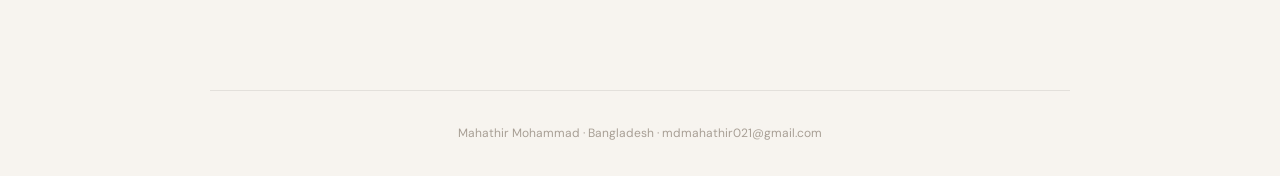
<file: projects.html>
<!DOCTYPE html>
<html lang="en">
<head>
<meta charset="UTF-8">
<meta name="viewport" content="width=device-width, initial-scale=1.0">
<title>Projects · Mahathir Mohammad</title>
<link rel="preconnect" href="https://fonts.googleapis.com">
<link rel="preconnect" href="https://fonts.gstatic.com" crossorigin>
<link href="https://fonts.googleapis.com/css2?family=Playfair+Display:ital,wght@0,400;0,500;1,400&family=DM+Sans:opsz,wght@9..40,300;9..40,400;9..40,500&display=swap" rel="stylesheet">
<link rel="stylesheet" href="style.css">
<style>
.skills-grid { display:grid; grid-template-columns:repeat(auto-fill,minmax(220px,1fr)); gap:10px; }
.skill-item { background:var(--paper); border:1px solid var(--border); border-radius:12px; padding:1.1rem 1.35rem; transition:border-color .2s; }
.skill-item:hover { border-color:var(--accent-light); }
.skill-name { font-size:14px; font-weight:500; color:var(--ink); margin-bottom:.25rem; }
.skill-desc { font-size:12.5px; color:var(--ink-muted); line-height:1.55; margin-bottom:.6rem; }
.skill-tools { font-size:11.5px; color:var(--ink-faint); }
.skill-tools span { display:inline-block; background:var(--accent-faintest); color:var(--accent-mid); border-radius:6px; padding:2px 8px; margin:2px 3px 2px 0; font-size:11px; }
.skill-learning { border-left:2px solid var(--accent-light); }
.skill-learning-label { font-size:11px; color:var(--accent-mid); font-weight:500; margin-bottom:.25rem; }
</style>
</head>
<body>
<nav>
  <div class="nav-inner">
    <a class="nav-name" href="index.html">Mahathir Mohammad</a>
    <ul class="nav-links">
      <li><a href="index.html">Home</a></li>
      <li><a href="research.html">Research</a></li>
      <li><a href="projects.html" class="active">Projects</a></li>
      <li><a href="beyond.html">Beyond</a></li>
      <li><a href="contact.html">Contact</a></li>
    </ul>
  </div>
</nav>
<main>

<section class="fade-in">
  <p class="page-title">Projects</p>
  <p class="page-sub">Engineering work outside the thesis — competition, tools built, and things that got used.</p>

  <div class="card">
    <div class="rank-row">
      <span class="rank-badge">17th globally — technical report</span>
      <span class="rank-badge">18th globally — proposal</span>
      <span class="rank-badge">58th overall · 175 teams</span>
    </div>
    <div class="card-title">AIAA Design/Build/Fly 2025–26</div>
    <div class="card-meta">Design Subteam Lead · TEAM MIST · Wichita, Kansas, USA</div>
    <div class="card-body">
      <p>DBF is the world's largest collegiate RC aircraft competition. I led the design subteam — aerodynamic analysis in XFLR5, wing and tail sizing, aerostructural trade studies balancing performance against structural weight and stiffness constraints.</p>
      <p>The thing I'm most proud of is a parametric sizing script I built early in the process. Every design parameter — span, aspect ratio, tail volume coefficients, weight budgets — was wired together so that changing one propagated through everything automatically. The team stopped redoing calculations by hand. It just worked, and people relied on it.</p>
      <p>The 17th and 18th global ranks in the technical report and proposal came from writing I led as primary author. For a team from Bangladesh competing internationally against 175 teams, those ranks mean something.</p>
    </div>
    <div class="tags">
      <span class="tag tag-purple">XFLR5</span>
      <span class="tag tag-coral">Conceptual aircraft design</span>
      <span class="tag tag-coral">Technical writing</span>
      <span class="tag tag-coral">Aerostructural trade studies</span>
      <span class="tag tag-coral">Parametric sizing</span>
    </div>
  </div>
</section>

<section class="fade-in">
  <div class="section-header"><span class="section-label">Skills &amp; Capabilities</span><div class="section-line"></div></div>
  <div class="skills-grid">

    <div class="skill-item">
      <div class="skill-name">Numerical solver implementation</div>
      <div class="skill-desc">Building discretisation schemes from scratch — stencil design, boundary condition encoding, convergence and stability analysis. Done at research level in the thesis.</div>
      <div class="skill-tools">Tools used: <span>MATLAB</span></div>
    </div>

    <div class="skill-item">
      <div class="skill-name">PDE derivation &amp; formulation</div>
      <div class="skill-desc">Deriving governing equations from first principles — constitutive relations, equilibrium, compatibility, coupling terms. Not applying pre-built models.</div>
    </div>

    <div class="skill-item">
      <div class="skill-name">Multiphysics modelling</div>
      <div class="skill-desc">Setting up and solving coupled field problems where thermal and mechanical effects interact — tensor formulation, coordinate transforms, CTE coupling.</div>
    </div>

    <div class="skill-item">
      <div class="skill-name">FEA cross-validation</div>
      <div class="skill-desc">Using commercial FEA to verify custom solver results — setting up equivalent problems, interpreting discrepancies, iterating on both.</div>
      <div class="skill-tools">Tools used: <span>ANSYS Mechanical</span></div>
    </div>

    <div class="skill-item">
      <div class="skill-name">Aerodynamic analysis &amp; sizing</div>
      <div class="skill-desc">Parametric aircraft sizing, wing and tail design, aerostructural trade studies — done at competition level for DBF.</div>
      <div class="skill-tools">Tools used: <span>XFLR5</span></div>
    </div>

    <div class="skill-item">
      <div class="skill-name">Technical writing</div>
      <div class="skill-desc">Primary author of competition proposal and technical report that ranked 18th and 17th globally. LaTeX for academic documents.</div>
      <div class="skill-tools">Tools used: <span>LaTeX</span></div>
    </div>

    <div class="skill-item skill-learning">
      <div class="skill-learning-label">In progress</div>
      <div class="skill-name">Scientific Python</div>
      <div class="skill-desc">NumPy, SciPy, Matplotlib — learning actively for numerical work and visualisation.</div>
    </div>

    <div class="skill-item skill-learning">
      <div class="skill-learning-label">In progress</div>
      <div class="skill-name">FEM implementation</div>
      <div class="skill-desc">Building a 1D/2D finite element solver from scratch — the same approach I took with FDM.</div>
    </div>

    <div class="skill-item skill-learning">
      <div class="skill-learning-label">In progress</div>
      <div class="skill-name">Abaqus</div>
      <div class="skill-desc">Tutorial-level work on composite laminate modelling — getting familiar with the tool before using it seriously.</div>
    </div>

  </div>
</section>

</main>
<footer><p>Mahathir Mohammad · Bangladesh · <a href="mailto:mdmahathir021@gmail.com">mdmahathir021@gmail.com</a></p></footer>
</body>
</html>
</file>
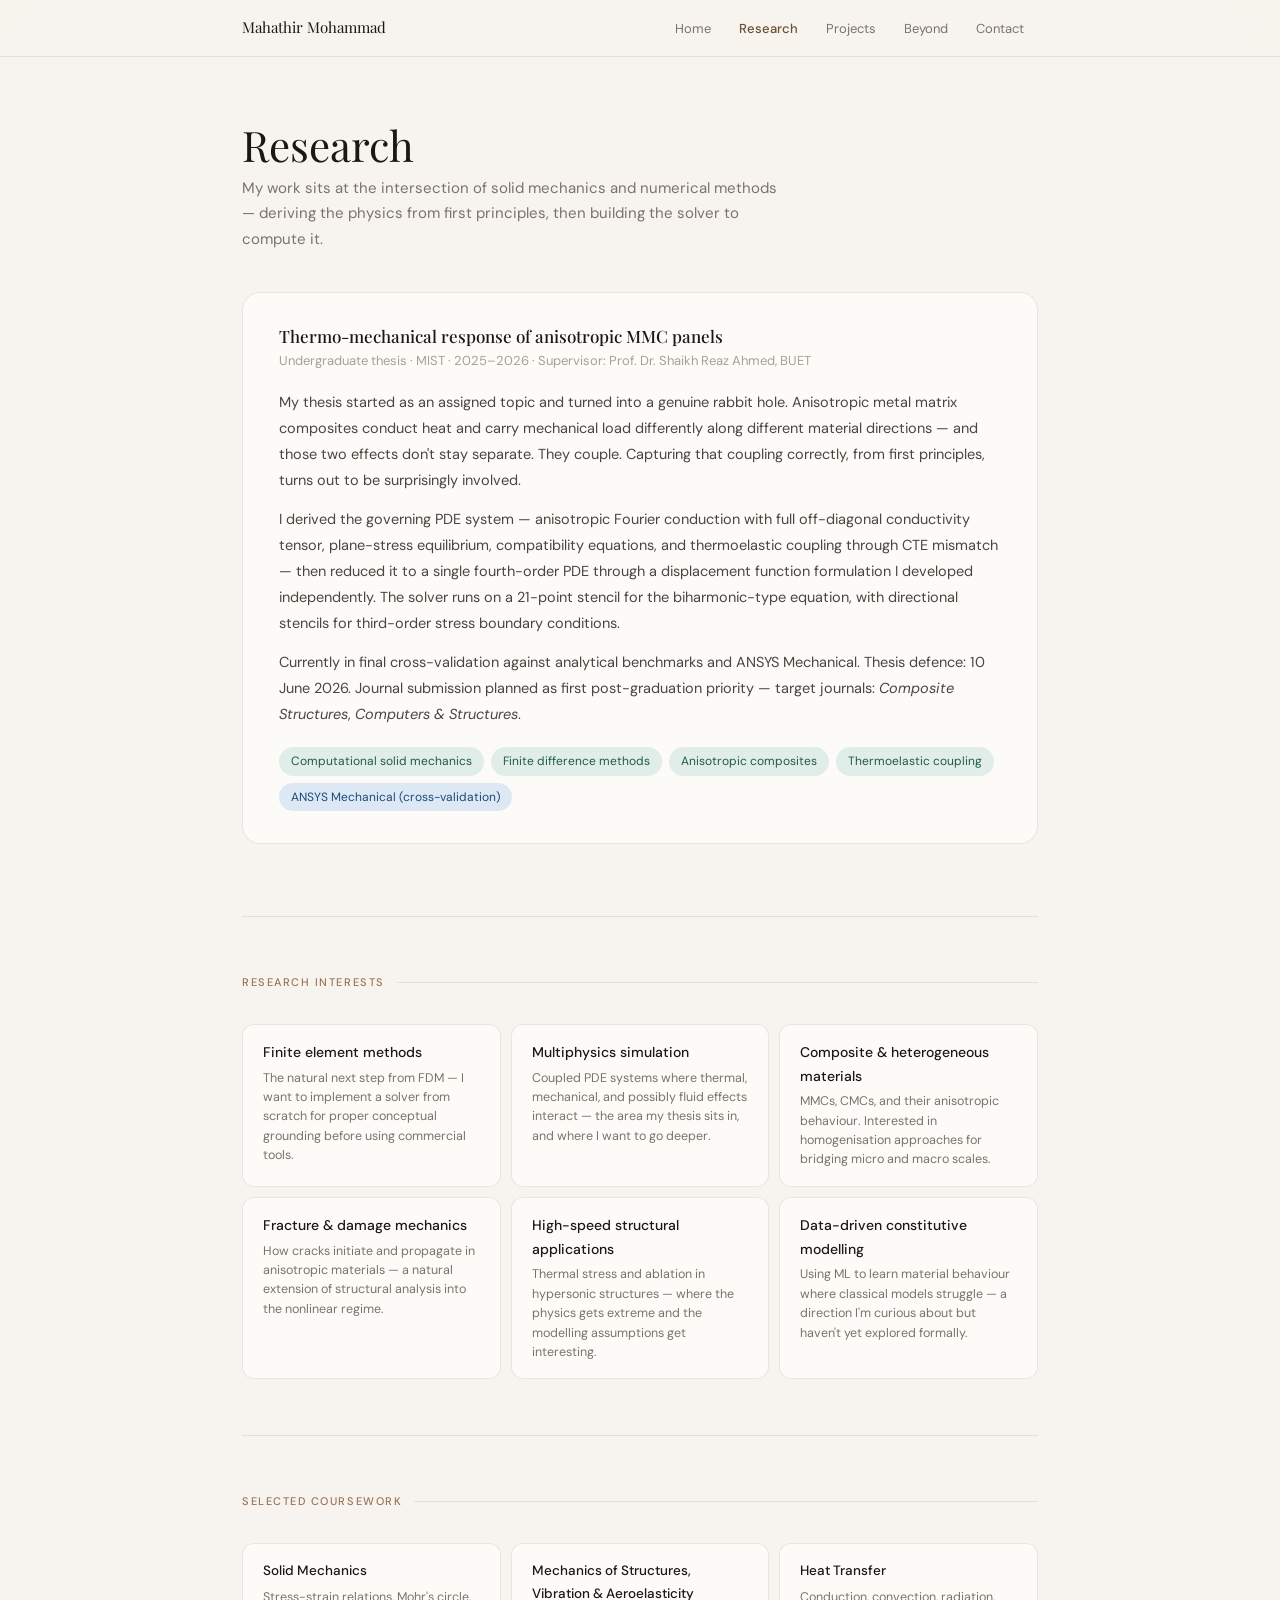
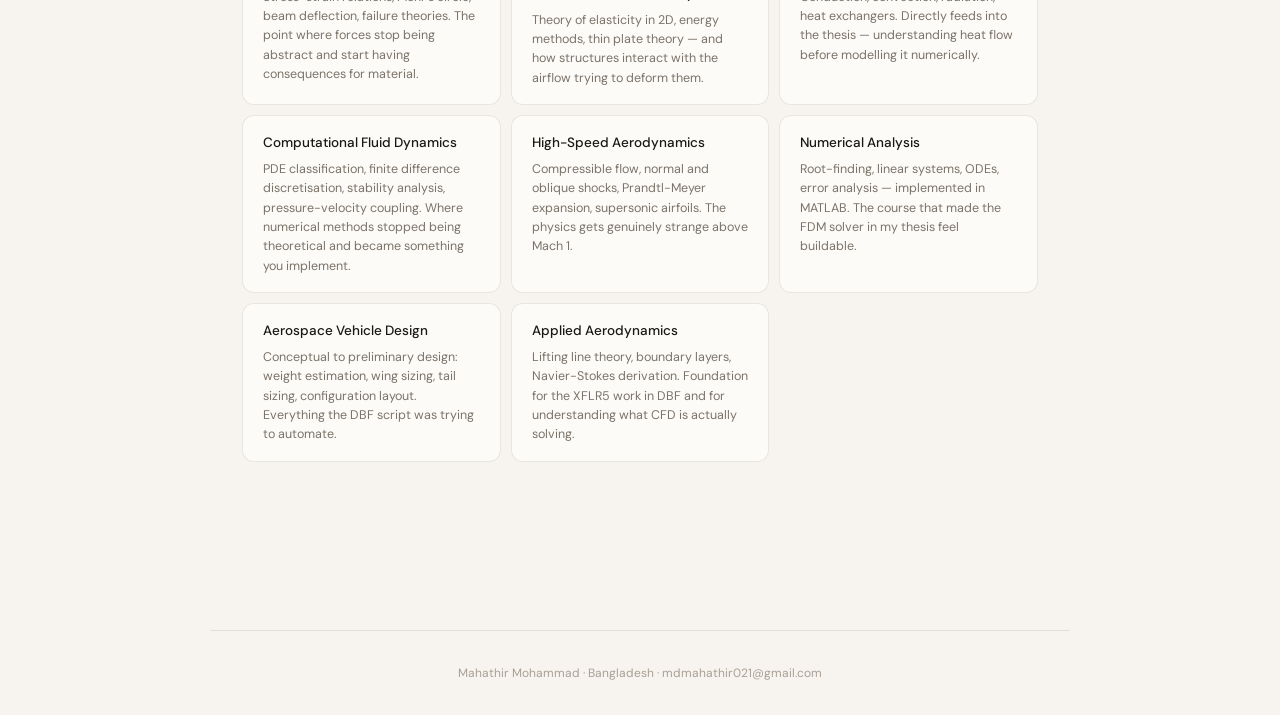
<file: research.html>
<!DOCTYPE html>
<html lang="en">
<head>
<meta charset="UTF-8">
<meta name="viewport" content="width=device-width, initial-scale=1.0">
<title>Research · Mahathir Mohammad</title>
<link rel="preconnect" href="https://fonts.googleapis.com">
<link rel="preconnect" href="https://fonts.gstatic.com" crossorigin>
<link href="https://fonts.googleapis.com/css2?family=Playfair+Display:ital,wght@0,400;0,500;1,400&family=DM+Sans:opsz,wght@9..40,300;9..40,400;9..40,500&display=swap" rel="stylesheet">
<link rel="stylesheet" href="style.css">
<style>
.interests-grid { display:grid; grid-template-columns:repeat(auto-fill,minmax(220px,1fr)); gap:10px; }
.interest-item { background:var(--paper); border:1px solid var(--border); border-radius:12px; padding:1rem 1.25rem; transition:border-color .2s,background .2s; }
.interest-item:hover { border-color:var(--accent-light); background:var(--accent-faintest); }
.interest-name { font-size:14px; font-weight:500; color:var(--ink); margin-bottom:.25rem; }
.interest-desc { font-size:12.5px; color:var(--ink-muted); line-height:1.55; }
.course-grid { display:grid; grid-template-columns:repeat(auto-fill,minmax(240px,1fr)); gap:10px; }
.course-item { background:var(--paper); border:1px solid var(--border); border-radius:12px; padding:1rem 1.25rem; transition:border-color .2s; }
.course-item:hover { border-color:var(--accent-light); }
.course-name { font-size:13.5px; font-weight:500; color:var(--ink); margin-bottom:.3rem; }
.course-note { font-size:12.5px; color:var(--ink-muted); line-height:1.55; }
</style>
</head>
<body>
<nav>
  <div class="nav-inner">
    <a class="nav-name" href="index.html">Mahathir Mohammad</a>
    <ul class="nav-links">
      <li><a href="index.html">Home</a></li>
      <li><a href="research.html" class="active">Research</a></li>
      <li><a href="projects.html">Projects</a></li>
      <li><a href="beyond.html">Beyond</a></li>
      <li><a href="contact.html">Contact</a></li>
    </ul>
  </div>
</nav>
<main>

<section class="fade-in">
  <p class="page-title">Research</p>
  <p class="page-sub">My work sits at the intersection of solid mechanics and numerical methods — deriving the physics from first principles, then building the solver to compute it.</p>

  <div class="card">
    <div class="card-title">Thermo-mechanical response of anisotropic MMC panels</div>
    <div class="card-meta">Undergraduate thesis · MIST · 2025–2026 · Supervisor: Prof. Dr. Shaikh Reaz Ahmed, BUET</div>
    <div class="card-body">
      <p>My thesis started as an assigned topic and turned into a genuine rabbit hole. Anisotropic metal matrix composites conduct heat and carry mechanical load differently along different material directions — and those two effects don't stay separate. They couple. Capturing that coupling correctly, from first principles, turns out to be surprisingly involved.</p>
      <p>I derived the governing PDE system — anisotropic Fourier conduction with full off-diagonal conductivity tensor, plane-stress equilibrium, compatibility equations, and thermoelastic coupling through CTE mismatch — then reduced it to a single fourth-order PDE through a displacement function formulation I developed independently. The solver runs on a 21-point stencil for the biharmonic-type equation, with directional stencils for third-order stress boundary conditions.</p>
      <p>Currently in final cross-validation against analytical benchmarks and ANSYS Mechanical. Thesis defence: 10 June 2026. Journal submission planned as first post-graduation priority — target journals: <em>Composite Structures</em>, <em>Computers &amp; Structures</em>.</p>
    </div>
    <div class="tags">
      <span class="tag tag-teal">Computational solid mechanics</span>
      <span class="tag tag-teal">Finite difference methods</span>
      <span class="tag tag-teal">Anisotropic composites</span>
      <span class="tag tag-teal">Thermoelastic coupling</span>
      
      <span class="tag tag-blue">ANSYS Mechanical (cross-validation)</span>
    </div>
  </div>
</section>

<section class="fade-in">
  <div class="section-header"><span class="section-label">Research Interests</span><div class="section-line"></div></div>
  <div class="interests-grid">
    <div class="interest-item">
      <div class="interest-name">Finite element methods</div>
      <div class="interest-desc">The natural next step from FDM — I want to implement a solver from scratch for proper conceptual grounding before using commercial tools.</div>
    </div>
    <div class="interest-item">
      <div class="interest-name">Multiphysics simulation</div>
      <div class="interest-desc">Coupled PDE systems where thermal, mechanical, and possibly fluid effects interact — the area my thesis sits in, and where I want to go deeper.</div>
    </div>
    <div class="interest-item">
      <div class="interest-name">Composite &amp; heterogeneous materials</div>
      <div class="interest-desc">MMCs, CMCs, and their anisotropic behaviour. Interested in homogenisation approaches for bridging micro and macro scales.</div>
    </div>
    <div class="interest-item">
      <div class="interest-name">Fracture &amp; damage mechanics</div>
      <div class="interest-desc">How cracks initiate and propagate in anisotropic materials — a natural extension of structural analysis into the nonlinear regime.</div>
    </div>
    <div class="interest-item">
      <div class="interest-name">High-speed structural applications</div>
      <div class="interest-desc">Thermal stress and ablation in hypersonic structures — where the physics gets extreme and the modelling assumptions get interesting.</div>
    </div>
    <div class="interest-item">
      <div class="interest-name">Data-driven constitutive modelling</div>
      <div class="interest-desc">Using ML to learn material behaviour where classical models struggle — a direction I'm curious about but haven't yet explored formally.</div>
    </div>
  </div>
</section>

<section class="fade-in">
  <div class="section-header"><span class="section-label">Selected Coursework</span><div class="section-line"></div></div>
  <div class="course-grid">
    <div class="course-item">
      <div class="course-name">Solid Mechanics</div>
      <div class="course-note">Stress-strain relations, Mohr's circle, beam deflection, failure theories. The point where forces stop being abstract and start having consequences for material.</div>
    </div>
    <div class="course-item">
      <div class="course-name">Mechanics of Structures, Vibration &amp; Aeroelasticity</div>
      <div class="course-note">Theory of elasticity in 2D, energy methods, thin plate theory — and how structures interact with the airflow trying to deform them.</div>
    </div>
    <div class="course-item">
      <div class="course-name">Heat Transfer</div>
      <div class="course-note">Conduction, convection, radiation, heat exchangers. Directly feeds into the thesis — understanding heat flow before modelling it numerically.</div>
    </div>
    <div class="course-item">
      <div class="course-name">Computational Fluid Dynamics</div>
      <div class="course-note">PDE classification, finite difference discretisation, stability analysis, pressure-velocity coupling. Where numerical methods stopped being theoretical and became something you implement.</div>
    </div>
    <div class="course-item">
      <div class="course-name">High-Speed Aerodynamics</div>
      <div class="course-note">Compressible flow, normal and oblique shocks, Prandtl-Meyer expansion, supersonic airfoils. The physics gets genuinely strange above Mach 1.</div>
    </div>
    <div class="course-item">
      <div class="course-name">Numerical Analysis</div>
      <div class="course-note">Root-finding, linear systems, ODEs, error analysis — implemented in MATLAB. The course that made the FDM solver in my thesis feel buildable.</div>
    </div>
    <div class="course-item">
      <div class="course-name">Aerospace Vehicle Design</div>
      <div class="course-note">Conceptual to preliminary design: weight estimation, wing sizing, tail sizing, configuration layout. Everything the DBF script was trying to automate.</div>
    </div>
    <div class="course-item">
      <div class="course-name">Applied Aerodynamics</div>
      <div class="course-note">Lifting line theory, boundary layers, Navier-Stokes derivation. Foundation for the XFLR5 work in DBF and for understanding what CFD is actually solving.</div>
    </div>
  </div>
</section>

</main>
<footer><p>Mahathir Mohammad · Bangladesh · <a href="mailto:mdmahathir021@gmail.com">mdmahathir021@gmail.com</a></p></footer>
</body>
</html>
</file>
<file: style.css>
*, *::before, *::after { box-sizing: border-box; margin: 0; padding: 0; }
:root {
  --cream:#F7F4EF; --paper:#FDFBF8;
  --ink:#1A1814; --ink-mid:#4A4540; --ink-muted:#7A736A; --ink-faint:#A89F95;
  --accent:#6B4F35; --accent-mid:#9B7355; --accent-light:#D4B896;
  --accent-lighter:#EDE0D0; --accent-faintest:#F5EDE3;
  --border:rgba(26,24,20,0.09); --border-mid:rgba(26,24,20,0.14);
  --teal-bg:#E0EDE8; --teal-fg:#1F5C47;
  --amber-bg:#F0E6D3; --amber-fg:#6B4510;
  --purple-bg:#E8E6F5; --purple-fg:#3D3590;
  --coral-bg:#F2E4DE; --coral-fg:#7A3018;
  --blue-bg:#DDE8F5; --blue-fg:#1A4A7A;
}
html { scroll-behavior:smooth; }
body { font-family:'DM Sans',sans-serif; background:var(--cream); color:var(--ink); font-size:16px; line-height:1.7; -webkit-font-smoothing:antialiased; }

nav { position:sticky; top:0; z-index:100; background:rgba(247,244,239,0.94); backdrop-filter:blur(14px); -webkit-backdrop-filter:blur(14px); border-bottom:1px solid var(--border); }
.nav-inner { max-width:860px; margin:0 auto; padding:0 2rem; display:flex; justify-content:space-between; align-items:center; height:56px; }
.nav-name { font-family:'Playfair Display',serif; font-size:15px; color:var(--ink); text-decoration:none; }
.nav-links { display:flex; gap:0; list-style:none; }
.nav-links a { font-size:13px; color:var(--ink-muted); text-decoration:none; padding:6px 14px; border-radius:8px; transition:all .18s; }
.nav-links a:hover { color:var(--ink); background:var(--accent-faintest); }
.nav-links a.active { color:var(--accent); font-weight:500; }

main { max-width:860px; margin:0 auto; padding:0 2rem 7rem; }

section { padding:3.5rem 0; border-top:1px solid var(--border); }
section:first-of-type { border-top:none; padding-top:4rem; }
.section-header { display:flex; align-items:center; gap:12px; margin-bottom:2rem; }
.section-label { font-size:11px; font-weight:500; letter-spacing:.14em; text-transform:uppercase; color:var(--accent-mid); white-space:nowrap; }
.section-line { flex:1; height:1px; background:var(--border); }
.page-title { font-family:'Playfair Display',serif; font-size:clamp(30px,5vw,42px); font-weight:400; color:var(--ink); margin-bottom:.4rem; line-height:1.15; }
.page-sub { font-size:15px; color:var(--ink-muted); margin-bottom:2.5rem; max-width:540px; line-height:1.7; }

.btn { display:inline-flex; align-items:center; gap:7px; font-size:13px; font-weight:400; padding:9px 18px; border-radius:999px; text-decoration:none; cursor:pointer; border:none; transition:all .18s; font-family:'DM Sans',sans-serif; }
.btn-filled { background:var(--ink); color:var(--cream); border:1px solid var(--ink); }
.btn-filled:hover { background:var(--ink-mid); }
.btn-outline { background:transparent; color:var(--ink-muted); border:1px solid var(--border-mid); }
.btn-outline:hover { background:var(--accent-faintest); border-color:var(--accent-light); color:var(--ink); }

.card { background:var(--paper); border:1px solid var(--border); border-radius:18px; padding:2rem 2.25rem; margin-bottom:1rem; transition:border-color .2s,box-shadow .2s; }
.card:hover { border-color:var(--accent-light); box-shadow:0 4px 24px rgba(107,79,53,.06); }
.card-title { font-family:'Playfair Display',serif; font-size:17px; font-weight:500; color:var(--ink); margin-bottom:.2rem; line-height:1.3; }
.card-meta { font-size:13px; color:var(--ink-faint); margin-bottom:1rem; }
.card-body { font-size:14.5px; color:var(--ink-mid); line-height:1.8; }
.card-body p+p { margin-top:.8rem; }

.tags { margin-top:1.25rem; display:flex; flex-wrap:wrap; gap:7px; }
.tag { font-size:12px; padding:4px 12px; border-radius:999px; }
.tag-teal{background:var(--teal-bg);color:var(--teal-fg);}
.tag-amber{background:var(--amber-bg);color:var(--amber-fg);}
.tag-purple{background:var(--purple-bg);color:var(--purple-fg);}
.tag-coral{background:var(--coral-bg);color:var(--coral-fg);}
.tag-blue{background:var(--blue-bg);color:var(--blue-fg);}
.rank-row { display:flex; flex-wrap:wrap; gap:8px; margin-bottom:.75rem; }
.rank-badge { font-size:12px; font-weight:500; padding:4px 13px; border-radius:999px; background:var(--accent-faintest); color:var(--accent); border:1px solid var(--accent-lighter); }

footer { border-top:1px solid var(--border); padding:2rem; text-align:center; font-size:12px; color:var(--ink-faint); max-width:860px; margin:0 auto; }
footer a { color:inherit; text-decoration:none; }

@media (prefers-color-scheme:dark) {
  :root {
    --cream:#1A1814; --paper:#211F1B;
    --ink:#F0EDE8; --ink-mid:#C0B8B0; --ink-muted:#8A8278; --ink-faint:#5A5550;
    --accent:#C4956A; --accent-mid:#B07D55; --accent-light:#6B4F35;
    --accent-lighter:#3A2D20; --accent-faintest:#2A2218;
    --border:rgba(240,237,232,.08); --border-mid:rgba(240,237,232,.13);
    --teal-bg:#0E2D22; --teal-fg:#5DB88A;
    --amber-bg:#2D1F0A; --amber-fg:#D4904A;
    --purple-bg:#1A1838; --purple-fg:#8A80E0;
    --coral-bg:#2D140E; --coral-fg:#E07A5A;
    --blue-bg:#0E1E30; --blue-fg:#6AAAE0;
  }
  nav { background:rgba(26,24,20,.94); }
}

@keyframes fadeUp { from{opacity:0;transform:translateY(18px)} to{opacity:1;transform:translateY(0)} }
.fade-in { animation:fadeUp .5s ease both; }
.fade-in:nth-child(2){animation-delay:.06s}
.fade-in:nth-child(3){animation-delay:.12s}
.fade-in:nth-child(4){animation-delay:.18s}
.fade-in:nth-child(5){animation-delay:.22s}
.fade-in:nth-child(6){animation-delay:.26s}

@media(max-width:640px){
  main{padding:0 1.25rem 5rem}
  .nav-inner{padding:0 1.25rem}
  .nav-links a{padding:6px 9px;font-size:12px}
  .card{padding:1.5rem 1.6rem}
}
</file>
